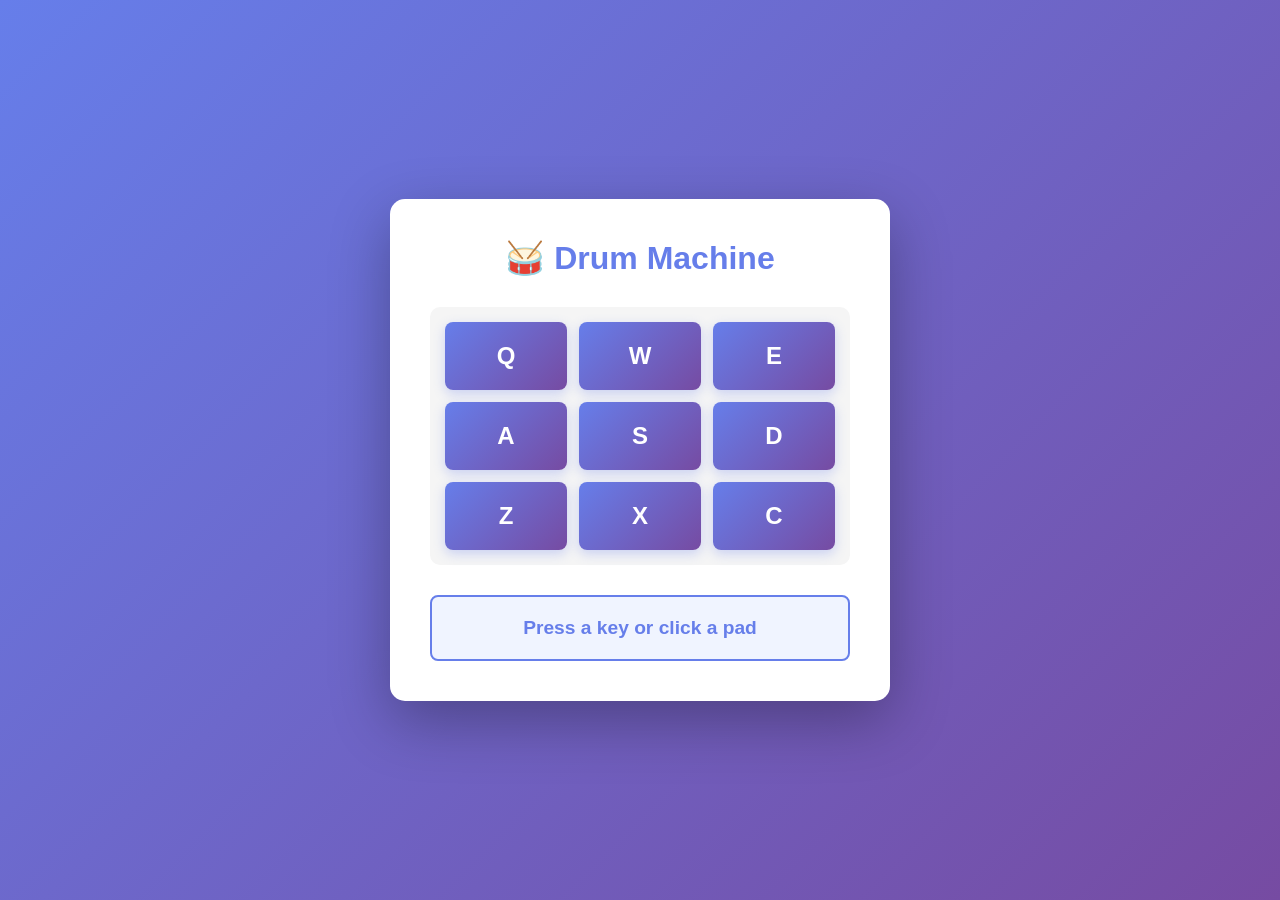
<file: Build a Drum Machine/index.html>
<!DOCTYPE html>
<html lang="en">
<head>
    <meta charset="UTF-8">
    <meta name="viewport" content="width=device-width, initial-scale=1.0">
    <title>Drum Machine</title>
    <style>
        * {
            margin: 0;
            padding: 0;
            box-sizing: border-box;
        }

        body {
            font-family: 'Arial', sans-serif;
            background: linear-gradient(135deg, #667eea 0%, #764ba2 100%);
            min-height: 100vh;
            display: flex;
            align-items: center;
            justify-content: center;
            padding: 20px;
        }

        #drum-machine {
            background: white;
            border-radius: 15px;
            box-shadow: 0 20px 60px rgba(0, 0, 0, 0.3);
            padding: 40px;
            max-width: 500px;
            width: 100%;
        }

        #drum-machine h1 {
            text-align: center;
            color: #667eea;
            margin-bottom: 30px;
            font-size: 2em;
        }

        #pad-bank {
            display: grid;
            grid-template-columns: repeat(3, 1fr);
            gap: 12px;
            margin-bottom: 30px;
            background: #f5f5f5;
            padding: 15px;
            border-radius: 10px;
        }

        .drum-pad {
            background: linear-gradient(135deg, #667eea 0%, #764ba2 100%);
            color: white;
            border: none;
            border-radius: 8px;
            padding: 20px;
            font-size: 1.5em;
            font-weight: bold;
            cursor: pointer;
            transition: all 0.1s ease;
            box-shadow: 0 4px 12px rgba(102, 126, 234, 0.3);
        }

        .drum-pad:hover {
            transform: translateY(-2px);
            box-shadow: 0 6px 16px rgba(102, 126, 234, 0.4);
        }

        .drum-pad:active {
            transform: translateY(0);
            box-shadow: inset 0 4px 12px rgba(0, 0, 0, 0.2);
        }

        .clip {
            display: none;
        }

        #display {
            background: #f0f4ff;
            border: 2px solid #667eea;
            border-radius: 8px;
            padding: 20px;
            text-align: center;
            font-size: 1.2em;
            font-weight: 600;
            color: #667eea;
            min-height: 60px;
            display: flex;
            align-items: center;
            justify-content: center;
        }

        @media (max-width: 480px) {
            #drum-machine {
                padding: 20px;
            }

            .drum-pad {
                padding: 15px;
                font-size: 1.2em;
            }

            #display {
                font-size: 1em;
                padding: 15px;
            }
        }
    </style>
</head>
<body>
    <div id="drum-machine">
        <h1>🥁 Drum Machine</h1>
        
        <div id="pad-bank">
            <button class="drum-pad" id="heater-1">
                Q
                <audio class="clip" id="Q" src="https://cdn.freecodecamp.org/curriculum/drum/Heater-1.mp3"></audio>
            </button>

            <button class="drum-pad" id="heater-2">
                W
                <audio class="clip" id="W" src="https://cdn.freecodecamp.org/curriculum/drum/Heater-2.mp3"></audio>
            </button>

            <button class="drum-pad" id="heater-3">
                E
                <audio class="clip" id="E" src="https://cdn.freecodecamp.org/curriculum/drum/Heater-3.mp3"></audio>
            </button>

            <button class="drum-pad" id="heater-4">
                A
                <audio class="clip" id="A" src="https://cdn.freecodecamp.org/curriculum/drum/Heater-4_1.mp3"></audio>
            </button>

            <button class="drum-pad" id="clap">
                S
                <audio class="clip" id="S" src="https://cdn.freecodecamp.org/curriculum/drum/Heater-6.mp3"></audio>
            </button>

            <button class="drum-pad" id="open-hh">
                D
                <audio class="clip" id="D" src="https://cdn.freecodecamp.org/curriculum/drum/Dsc_Oh.mp3"></audio>
            </button>

            <button class="drum-pad" id="kick-n-hat">
                Z
                <audio class="clip" id="Z" src="https://cdn.freecodecamp.org/curriculum/drum/Kick_n_Hat.mp3"></audio>
            </button>

            <button class="drum-pad" id="kick">
                X
                <audio class="clip" id="X" src="https://cdn.freecodecamp.org/curriculum/drum/RP4_KICK_1.mp3"></audio>
            </button>

            <button class="drum-pad" id="closed-hh">
                C
                <audio class="clip" id="C" src="https://cdn.freecodecamp.org/curriculum/drum/Cev_H2.mp3"></audio>
            </button>
        </div>

        <p id="display">Press a key or click a pad</p>
    </div>

    <script>
        // Drum names for display
        const drumNames = {
            'Q': 'Heater 1',
            'W': 'Heater 2',
            'E': 'Heater 3',
            'A': 'Heater 4',
            'S': 'Clap',
            'D': 'Open-HH',
            'Z': 'Kick-n\'-Hat',
            'X': 'Kick',
            'C': 'Closed-HH'
        };

        // Play sound function
        function playSound(key) {
            const audio = document.getElementById(key);
            const display = document.getElementById('display');
            
            if (audio) {
                audio.currentTime = 0;
                audio.play();
                display.textContent = drumNames[key];
            }
        }

        // Click event listeners for drum pads
        document.querySelectorAll('.drum-pad').forEach(pad => {
            pad.addEventListener('click', function() {
                const key = this.textContent.trim();
                playSound(key);
            });
        });

        // Keyboard event listener
        document.addEventListener('keydown', function(event) {
            const key = event.key.toUpperCase();
            if (drumNames[key]) {
                playSound(key);
            }
        });
    </script>
</body>
</html>
</file>
